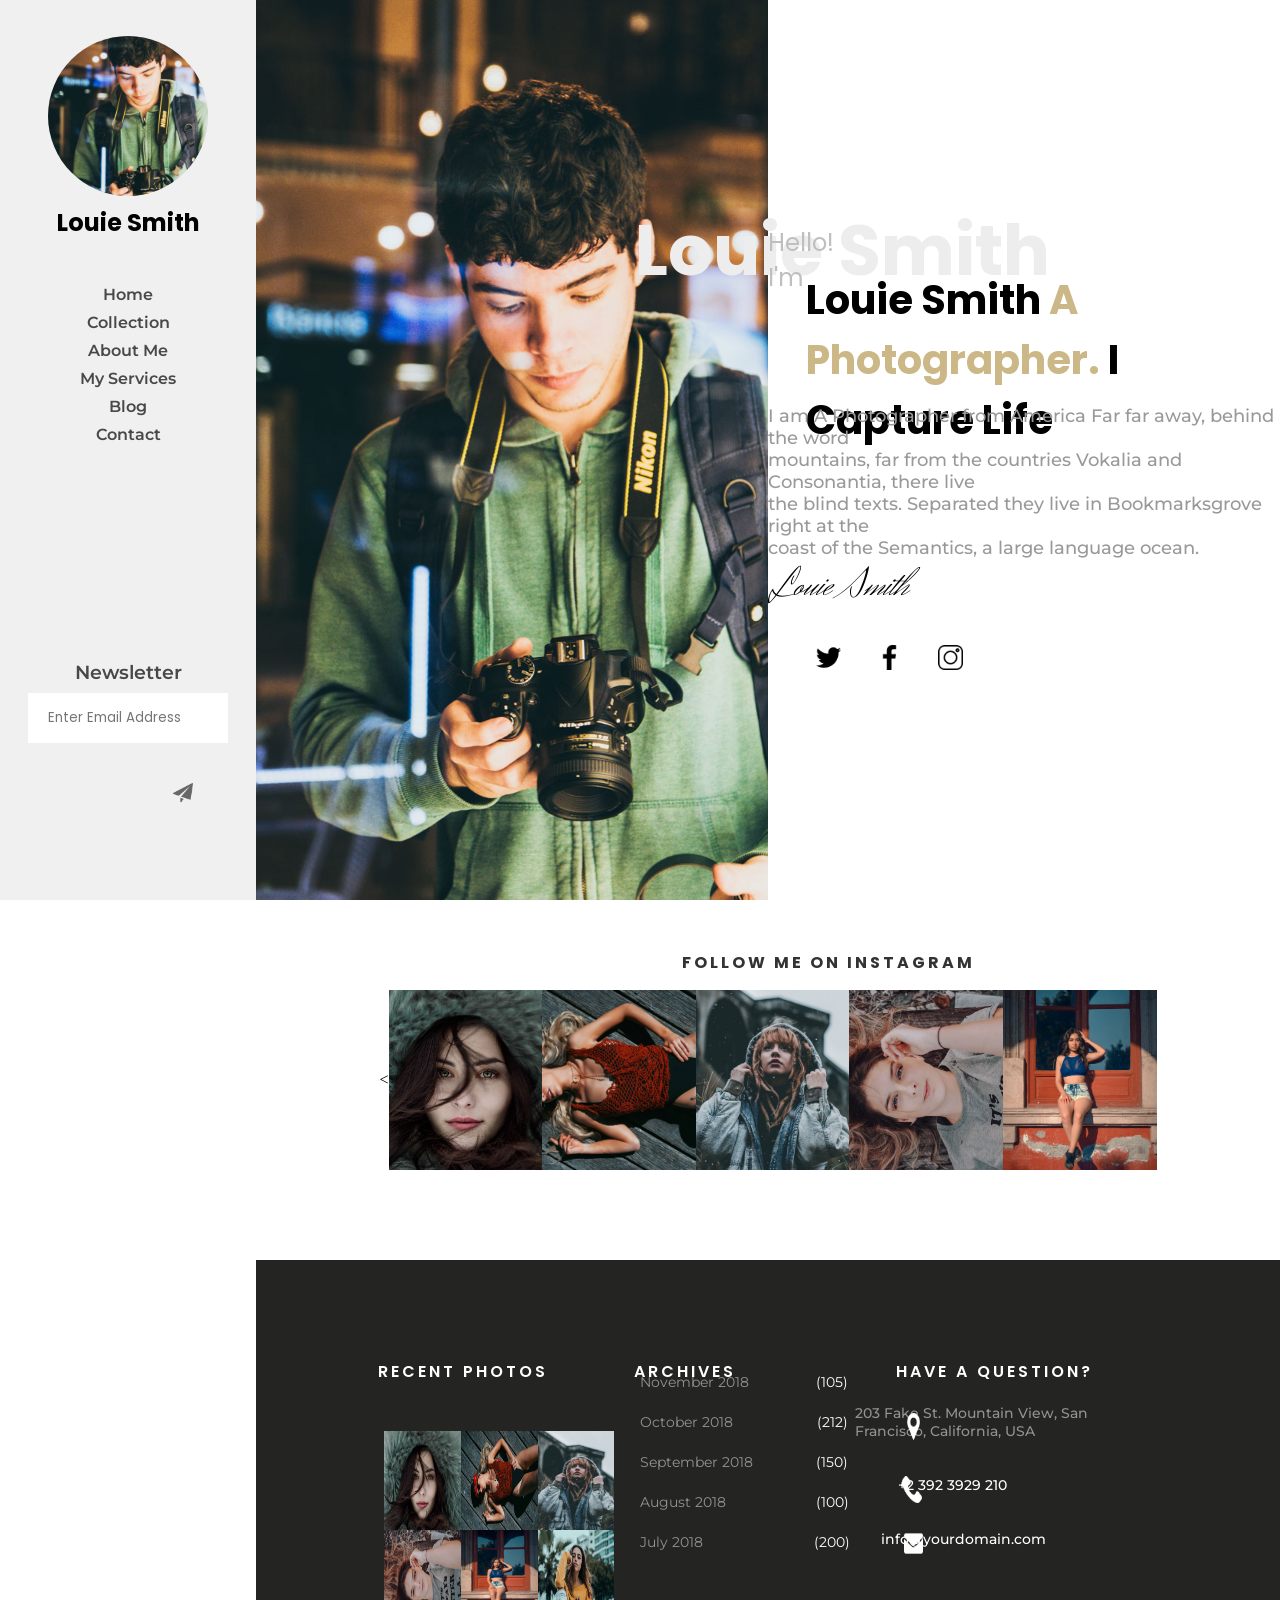
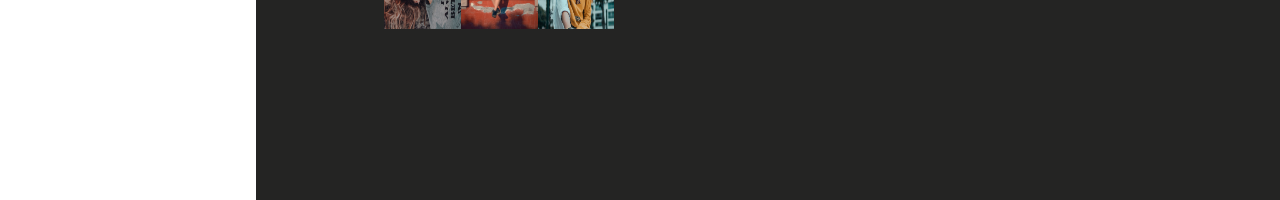
<file: index.html>
<!DOCTYPE html>
<html lang="en">
<head>
    <meta charset="UTF-8">
    <meta name="viewport" content="width=device-width, initial-scale=1.0">
    <link rel="preconnect" href="https://fonts.googleapis.com">
    <link rel="preconnect" href="https://fonts.gstatic.com" crossorigin>
    <link href="https://fonts.googleapis.com/css2?family=Herr+Von+Muellerhoff&family=Montserrat:ital,wght@0,100..900;1,100..900&family=Poppins:ital,wght@0,100;0,200;0,300;0,400;0,500;0,600;0,700;0,800;0,900;1,100;1,200;1,300;1,400;1,500;1,600;1,700;1,800;1,900&display=swap" rel="stylesheet">
    <title>Louie</title>
    <link rel="stylesheet" href="style.css">
</head>
<body>
    <div id="barralateral">
        <div>
            <img src="imgs/author.jpg" alt="" id="Louie">
            <h2>Louie Smith</h2>
        </div>
        <div class="menulateral"><a href="index.html">Home</a></div>
        <div class="menulateral"><a href="">Collection</a></div>
        <div class="menulateral"><a href="AboutMe.html">About Me</a></div>
        <div class="menulateral"><a href="">My Services</a></div>
        <div class="menulateral"><a href="">Blog</a></div>
        <div class="menulateral"><a href="">Contact</a></div>
        <div class="newsletter">
            <h2>Newsletter</h2>
            <input type="email" name="" id="input" placeholder="Enter Email Address"> <img src="imgs/paper-plane.png" alt="" id="send">
        </div>
    </div>
    
    <section>
        <img src="imgs/author.jpg" alt="">
        <div id="Apresentacao">
            <h2>Hello! I'm</h1>
            <h1>Louie Smith</h1>

            <h1 id="titulo">Louie Smith <span id="dorado">A Photographer.</span> I Capture Life</h1>
            <p>I am A Photographer from America Far far away, behind the word <br> mountains, far from the countries Vokalia and Consonantia, there live <br> the blind texts. Separated they live in Bookmarksgrove right at the <br> coast of the Semantics, a large language ocean.</p>
            <h3>Louie Smith</h3>
            
            <div id="redes">

                <div><img src="imgs/twitter.png" alt="" class="icone"></div>
                <div><img src="imgs/facebook.png" alt="" class="icone"></div>
                <div><img src="imgs/instagram.png" alt="" class="icone"></div>
                
            </div>
            
        </div>

        
        <article>
        
            <<h3>FOLLOW ME ON INSTAGRAM</h3>

                <div class="fts"><img src="imgs/image_1.jpg" alt="" class="galeria">
                <div class="instahover">
                    <img src="imgs/instagram_white.png" alt="">
                </div></div>
                <div class="fts"><img src="imgs/image_2.jpg" alt="" class="galeria">
                    <div class="instahover">
                    <img src="imgs/instagram_white.png" alt="">
                </div></div>
                <div class="fts"><img src="imgs/image_3.jpg" alt="" class="galeria">
                    <div class="instahover">
                    <img src="imgs/instagram_white.png" alt="">
                </div></div>
                <div class="fts"><img src="imgs/image_4.jpg" alt="" class="galeria">
                    <div class="instahover">
                    <img src="imgs/instagram_white.png" alt="">
                </div></div>
                <div class="fts"><img src="imgs/image_5.jpg" alt="" class="galeria">
                    <div class="instahover">
                    <img src="imgs/instagram_white.png" alt="">
                </div></div>

        </article>
    
        <footer>

            <div id="A">
                <h3>RECENT PHOTOS</h3>
                <div class=""><img src="imgs/image_1.jpg" alt="" class="recentes"></div>
                <div class=""><img src="imgs/image_2.jpg" alt="" class="recentes"></div>
                <div class=""><img src="imgs/image_3.jpg" alt="" class="recentes"></div>
                <div class=""><img src="imgs/image_4.jpg" alt="" class="recentes"></div>
                <div class=""><img src="imgs/image_5.jpg" alt="" class="recentes"></div>
                <div class=""><img src="imgs/image_6.jpg" alt="" class="recentes"></div>
            </div>
            <div id="B">
                <h3>ARCHIVES</h3>
                <div class="datas">
                    <div>November 2018</div>
                    <div>October 2018</div>
                    <div>September 2018</div>
                    <div>August 2018</div>
                    <div>July 2018</div>
                </div>
                <div class="numeros">
                    <div>(105)</div>
                    <div>(212)</div>
                    <div>(150)</div>
                    <div>(100)</div>
                    <div>(200)</div>
                </div>
            </div>
            <div id="C">
                <h3>HAVE A QUESTION?</h3>
                <div id="endereco">
                    <img src="imgs/pinpoint.png" alt="" id="iconen"><span id="bla">203 Fake St. Mountain View, San <br> Francisco, California, USA</span>
                </div>
                <div id="telefone">
                    <img src="imgs/telephone.png" alt="" id="icont"><span id="ble">+2 392 3929 210</span>
                </div>
                <div id="email">
                    <img src="imgs/email.png" alt="" id="iconem"><span id="bli">info@yourdomain.com</span>
                </div>
            </div>

        </footer>
    
    </section>


</body>
</html>
</file>
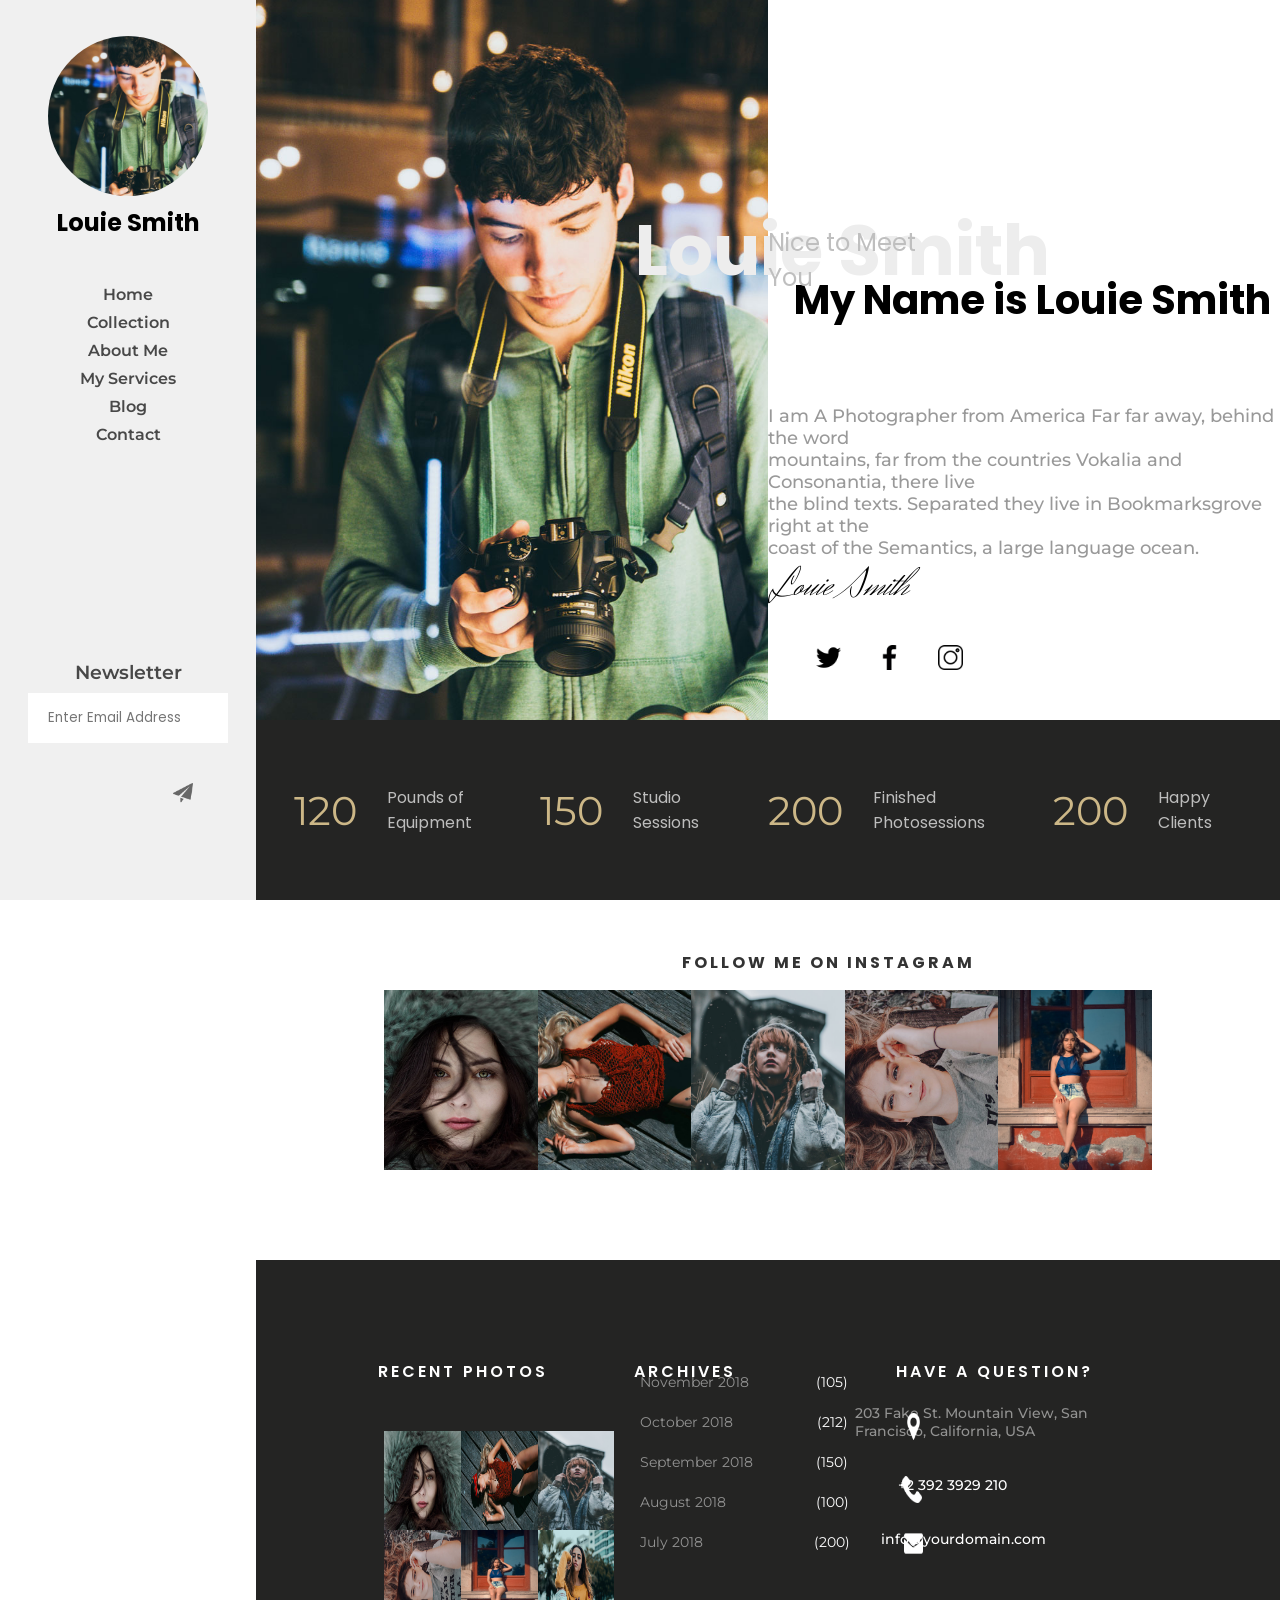
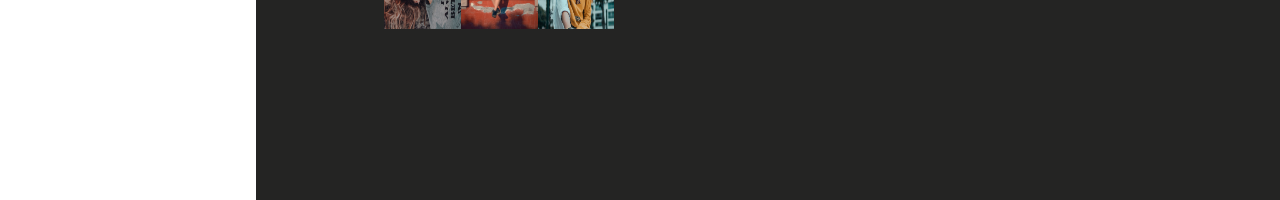
<file: AboutMe.html>
<!DOCTYPE html>
<html lang="en">
<head>
    <meta charset="UTF-8">
    <meta name="viewport" content="width=device-width, initial-scale=1.0">
    <link rel="preconnect" href="https://fonts.googleapis.com">
    <link rel="preconnect" href="https://fonts.gstatic.com" crossorigin>
    <link href="https://fonts.googleapis.com/css2?family=Herr+Von+Muellerhoff&family=Montserrat:ital,wght@0,100..900;1,100..900&family=Poppins:ital,wght@0,100;0,200;0,300;0,400;0,500;0,600;0,700;0,800;0,900;1,100;1,200;1,300;1,400;1,500;1,600;1,700;1,800;1,900&display=swap" rel="stylesheet">
    <title>Louie</title>
    <link rel="stylesheet" href="AboutMeStyle.css">
</head>
<body>
    <div id="barralateral">
        <div>
            <img src="imgs/author.jpg" alt="" id="Louie">
            <h2>Louie Smith</h2>
        </div>
        <div class="menulateral"><a href="index.html">Home</a></div>
        <div class="menulateral"><a href="">Collection</a></div>
        <div class="menulateral"><a href="AboutMe.html">About Me</a></div>
        <div class="menulateral"><a href="">My Services</a></div>
        <div class="menulateral"><a href="">Blog</a></div>
        <div class="menulateral"><a href="">Contact</a></div>
        <div class="newsletter">
            <h2>Newsletter</h2>
            <input type="email" name="" id="input" placeholder="Enter Email Address"> <img src="imgs/paper-plane.png" alt="" id="send">
        </div>
    </div>
    
    <section>
        <img src="imgs/author.jpg" alt="">
        <div id="Apresentacao">
            <h2>Nice to Meet You</h2>
            <h1>Louie Smith</h1>

            <h1 id="titulo">My Name is Louie Smith</h1>
            <p>I am A Photographer from America Far far away, behind the word <br> mountains, far from the countries Vokalia and Consonantia, there live <br> the blind texts. Separated they live in Bookmarksgrove right at the <br> coast of the Semantics, a large language ocean.</p>
            <h3>Louie Smith</h3>
            
            <div id="redes">

                <div><img src="imgs/twitter.png" alt="" class="icone"></div>
                <div><img src="imgs/facebook.png" alt="" class="icone"></div>
                <div><img src="imgs/instagram.png" alt="" class="icone"></div>
                
            </div>
            
        </div>
        <div id="detalhes">
            <div class="num"><span>120</span><h2 class="disc">Pounds of <br> Equipment</h2></div>
            
            <div class="num"><span>150</span><h2 class="disc">Studio <br>Sessions</h2></div>
            
            <div class="num"><span>200</span><h2 class="disc">Finished <br> Photosessions</h2></div>
            
            <div class="num"><span>200</span><h2 class="disc">Happy <br> Clients</h2></div>
        </div>
        
        <article>
        
            <h3>FOLLOW ME ON INSTAGRAM</h3>

                <div class="fts"><img src="imgs/image_1.jpg" alt="" class="galeria">
                <div class="instahover">
                    <img src="imgs/instagram_white.png" alt="">
                </div></div>
                <div class="fts"><img src="imgs/image_2.jpg" alt="" class="galeria">
                    <div class="instahover">
                    <img src="imgs/instagram_white.png" alt="">
                </div></div>
                <div class="fts"><img src="imgs/image_3.jpg" alt="" class="galeria">
                    <div class="instahover">
                    <img src="imgs/instagram_white.png" alt="">
                </div></div>
                <div class="fts"><img src="imgs/image_4.jpg" alt="" class="galeria">
                    <div class="instahover">
                    <img src="imgs/instagram_white.png" alt="">
                </div></div>
                <div class="fts"><img src="imgs/image_5.jpg" alt="" class="galeria">
                    <div class="instahover">
                    <img src="imgs/instagram_white.png" alt="">
                </div></div>

        </article>
    
        <footer>

            <div id="A">
                <h3>RECENT PHOTOS</h3>
                <div class=""><img src="imgs/image_1.jpg" alt="" class="recentes"></div>
                <div class=""><img src="imgs/image_2.jpg" alt="" class="recentes"></div>
                <div class=""><img src="imgs/image_3.jpg" alt="" class="recentes"></div>
                <div class=""><img src="imgs/image_4.jpg" alt="" class="recentes"></div>
                <div class=""><img src="imgs/image_5.jpg" alt="" class="recentes"></div>
                <div class=""><img src="imgs/image_6.jpg" alt="" class="recentes"></div>
            </div>
            <div id="B">
                <h3>ARCHIVES</h3>
                <div class="datas">
                    <div>November 2018</div>
                    <div>October 2018</div>
                    <div>September 2018</div>
                    <div>August 2018</div>
                    <div>July 2018</div>
                </div>
                <div class="numeros">
                    <div>(105)</div>
                    <div>(212)</div>
                    <div>(150)</div>
                    <div>(100)</div>
                    <div>(200)</div>
                </div>
            </div>
            <div id="C">
                <h3>HAVE A QUESTION?</h3>
                <div id="endereco">
                    <img src="imgs/pinpoint.png" alt="" id="iconen"><span id="bla">203 Fake St. Mountain View, San <br> Francisco, California, USA</span>
                </div>
                <div id="telefone">
                    <img src="imgs/telephone.png" alt="" id="icont"><span id="ble">+2 392 3929 210</span>
                </div>
                <div id="email">
                    <img src="imgs/email.png" alt="" id="iconem"><span id="bli">info@yourdomain.com</span>
                </div>
            </div>

        </footer>
    
    </section>


</body>
</html>
</file>
<file: style.css>
*{
    margin: 0;
    box-sizing: border-box;
    list-style: none;
}
a{
    color: #000000B3;
    text-decoration: none;
}
a:hover{
    text-decoration: underline;
    color: black;
}
body { 
    display: flex;
    
}
#barralateral{
    
    background-color: #f0f0f0;
    width: 20vw;
    height: 100vh;
    top: 0;
    position: sticky;
    display: flex;
}
div{
    display: flex;
    flex-direction: column;    
    align-items: center;
}
#Louie{
    border-radius: 50%;
    height: 160px;
    width:  160px;
    object-fit: cover;
    margin-top: 4vh;
}
div>h2{
    margin-top: 1vh;
    margin-bottom: 5vh;
    font-family: "Poppins", sans-serif;
}
.menulateral{
    font-family:"Montserrat", sans-serif;
    font-weight: 600;
    color: #000000B3;
    font-size: 1em;
    margin-bottom: 1vh;
}
.newsletter{
    margin-top: 22vh;
}
.newsletter>h2{
    margin-bottom: 1vh;
    font-family:"Montserrat", sans-serif;
    font-weight: 600;
    color: #000000B3;
    font-size: 1.2em;
}
#input{
    border: 0;
    background-color: rgb(255, 255, 255);
    width: 200px;
    height: 50px;
    outline: 0;
    font-family: "Poppins", sans-serif;
    padding-left: 20px;
}
#send{
    width: 20px;
    height: 20px;
    position: absolute;
    top: 87vh;
    left: 13.5vw;
}
section{
    display: flex;
    width: 80%;
    flex-wrap: wrap;
    background-color: #ffffff;
}
section>img{
    height: 100vh;
    width: 40%;
    object-fit: cover;
    width: 50%;
}
section>div{
    height: 100vh;
    width: 40vw;
}
#Apresentacao { 
    width: 50%;
    position: relative;
}

#Apresentacao>h1:first-of-type{
    position: absolute;
    top: 22vh;
    color: #EDEDED;
    font-size: 70px;
    right: 18vw;
    z-index: 1;
    font-family: "Poppins", sans-serif;;
    white-space: nowrap;
    
}
#Apresentacao>h2:first-of-type{
    position: absolute;
    color: #bfbfbf;
    top: 24vh;
    right: 31.8vw;
    font-family: "Poppins", sans-serif;;
    font-weight: 400;
    z-index: 2;
}
#titulo{
    position: absolute;
    top: 30vh;
    font-size: 40px;
    left: 3vw;
    font-family: "Poppins", sans-serif;;
}
span{
    color: #ccb787;
}
p{
    color: #999999;
    font-family: "Montserrat", sans-serif;
    position: absolute;
    top: 45vh;
    font-size: 18px;
    font-weight: 500;
}
div h3{
    font-family: "Herr Von Muellerhoff", cursive;
    font-weight: 400;
    font-size: 40px;
    position: absolute;
    top: 62vh;
    right: 29vw;
}

#redes{
    display: flex;
    flex-direction: row;
    position: absolute;
    top: 69vh;
    right: 25vw;
    width: 12vw;
    height: 5vh;
}
.icone{
    margin-right: 2vw;
    margin-top: 3vh;
    height: 25px;
    width: 25px;
    
}
.icone:first-of-type{
    margin-left: 10px
}
article{
    width: 80vw;
    height: 40vh;   
    display: flex;
    flex-direction: row;
    justify-content: center;
    align-items: center;
}
article h3{
    position: absolute;
    left: 53.3%;
    top: 105.5%;
    font-family: "Poppins", sans-serif;
    letter-spacing: 3px;
    color: #000000CC;
    font-size: 1em;
}
.fts{
    position: relative;
    
}

.instahover { position: absolute;
left: 50%;
opacity: 0;
top: 50%;
transform: translate(-50%,-50%);
width: 90%;
height:90%;
display: flex;
justify-content: center;
align-items: center;
transition: 0.5s;
background-color: rgba(0, 0, 0, 0.3);
    img { width: 20%;
    height: 20%;}
}

.fts:hover .instahover{ opacity: 1;}
.galeria{
    width: 12vw;
    height: 20vh;
    object-fit: cover;
}

footer{
    height: 60vh;
    width: 80vw;
    background-color: #242423;
    display: flex;
    justify-content: center;
    align-items: center;
    padding: 10%;

}
#A{
    color: white;
    flex-direction: row;
    flex-wrap: wrap;
    width: 20vw;
}
#A h3{
    color: white;
    font-family:"Poppins", sans-serif;
    position: absolute;
    font-size: 1em;
    letter-spacing: 3px;
    font-weight: 600;
    top: 151%;
    left: 29.5vw;
}
.recentes{
    width: 6vw;
    height: 11vh;
    
}
#B{
    color: gray;
    width: 20vw; 
    height: 100%;
    display: flex;
    flex-wrap: wrap;  
    flex-direction: row;
    justify-content: space-between;
    align-items: flex-start;
    
    
}
#B h3{
    color: white;
    font-family: "Poppins", sans-serif;
    position: absolute;
    font-size: 1em;
    letter-spacing: 3px;
    font-weight: 600;
    top: 151%;
    left: 49.5vw;
    
}

.datas{
    font-family: "Montserrat", sans-serif;
    font-size: 14px;
    width: 50%;
    text-align: left;
    div{ display: block;
    width: 100%;}
    line-height: 40px;
    color: #FFFFFF80;
    
    
}

.numeros{
    font-family: "Montserrat", sans-serif;
    font-size: 14px;
    width: 50%;
    color: white;
    line-height: 40px;

}

#C{
    color: white;
    width: 20vw;   
}
#C h3{
    white-space: nowrap;
    color: white;
    font-family:"Poppins", sans-serif;
    position: absolute;
    font-size: 1em;
    letter-spacing: 3px;
    font-weight: 600;
    top: 151%;
    left: 70vw;
}
#C img {
    width: 1.5vw;
    height: 3vh;
}
#C span{
    font-family: "Montserrat", sans-serif;
    font-size: 14px;
    font-weight: 500;
}
#bla{
    color: #FFFFFF80;
    position: absolute;
    top: 156vh;
    right: 15vw;
}
#ble{
    color: white;
    position: absolute;
    top: 164vh;
    right: 21.3vw;
}
#bli{
    color: white;
    position: absolute;
    top: 170vh;
    right: 18.3vw;
}
#iconen{
    position: absolute;
    top: 157vh;
    right: 27.9vw;
}
#icont{
    position: absolute;
    top: 164vh;
    right: 28vw;
}
#iconem{
    position: absolute;
    top: 170vh;
    right: 27.9vw;
}
</file>
<file: AboutMeStyle.css>
*{
    margin: 0;
    box-sizing: border-box;
    list-style: none;
}
a{
    color: #000000B3;
    text-decoration: none;
}
a:hover{
    text-decoration: underline;
    color: black;
}
body { 
    display: flex;
    
}
#barralateral{
    
    background-color: #f0f0f0;
    width: 20vw;
    height: 100vh;
    top: 0;
    position: sticky;
    display: flex;
}
div{
    display: flex;
    flex-direction: column;    
    align-items: center;
}
#Louie{
    border-radius: 50%;
    height: 160px;
    width:  160px;
    object-fit: cover;
    margin-top: 4vh;
}
div>h2{
    margin-top: 1vh;
    margin-bottom: 5vh;
    font-family: "Poppins", sans-serif;
}
.menulateral{
    font-family:"Montserrat", sans-serif;
    font-weight: 600;
    color: #000000B3;
    font-size: 1em;
    margin-bottom: 1vh;
}

.newsletter{
    margin-top: 22vh;
}
.newsletter>h2{
    margin-bottom: 1vh;
    font-family:"Montserrat", sans-serif;
    font-weight: 600;
    color: #000000B3;
    font-size: 1.2em;
}
#input{
    border: 0;
    background-color: rgb(255, 255, 255);
    width: 200px;
    height: 50px;
    outline: 0;
    font-family: "Poppins", sans-serif;
    padding-left: 20px;
}
#send{
    width: 20px;
    height: 20px;
    position: absolute;
    top: 87vh;
    left: 13.5vw;
}
section{
    display: flex;
    width: 80%;
    flex-wrap: wrap;
    background-color: #ffffff;
}
section>img{
    height: 80vh;
    width: 50%;
    object-fit: cover;
 
}
section>div{
    height: 80vh;
    width: 50%;
}
#Apresentacao { 
    width: 50%;
    position: relative;
}

#Apresentacao>h1:first-of-type{
    position: absolute;
    top: 22vh;
    color: #EDEDED;
    font-size: 70px;
    right: 18vw;
    z-index: 1;
    font-family: "Poppins", sans-serif;;
    white-space: nowrap;
    
}
#Apresentacao>h2:first-of-type{
    position: absolute;
    color: #bfbfbf;
    top: 24vh;
    right: 27vw;
    font-family: "Poppins", sans-serif;;
    font-weight: 400;
    z-index: 2;
}
#detalhes{
    height: 20vh;
    width: 100%;
    background-color: #242423;
    display: flex;
    flex-direction: row;
    align-content: space-between;
    font-family: "Montserrat", sans-serif;
    justify-content: space-evenly;
    
}
.disc{
    color: #FFFFFFB3;
    font-size: 16px;
    font-weight: 400;
    display: flex;
    margin: 0 30px;
}
.num{
    font-size: 40px;
    display: flex;
    flex-direction: row;

}
#titulo{
    position: absolute;
    top: 30vh;
    font-size: 40px;
    left: 2vw;
    font-family: "Poppins", sans-serif;;
}
span{
    color: #ccb787;
}
p{
    color: #999999;
    font-family: "Montserrat", sans-serif;
    position: absolute;
    top: 45vh;
    font-size: 18px;
    font-weight: 500;
}
div h3{
    font-family: "Herr Von Muellerhoff", cursive;
    font-weight: 400;
    font-size: 40px;
    position: absolute;
    top: 62vh;
    right: 29vw;
}

#redes{
    display: flex;
    flex-direction: row;
    position: absolute;
    top: 69vh;
    right: 25vw;
    width: 12vw;
    height: 5vh;
}
.icone{
    margin-right: 2vw;
    margin-top: 3vh;
    height: 25px;
    width: 25px;
    
}
.icone:first-of-type{
    margin-left: 10px
}
article{
    width: 80vw;
    height: 40vh;   
    display: flex;
    flex-direction: row;
    justify-content: center;
    align-items: center;
}
article h3{
    position: absolute;
    left: 53.3%;
    top: 105.5%;
    font-family: "Poppins", sans-serif;
    letter-spacing: 3px;
    color: #000000CC;
    font-size: 1em;
}
.fts{
    position: relative;
    
}

.instahover { position: absolute;
left: 50%;
opacity: 0;
top: 50%;
transform: translate(-50%,-50%);
width: 90%;
height:90%;
display: flex;
justify-content: center;
align-items: center;
transition: 0.5s;
background-color: rgba(0, 0, 0, 0.3);
    img { width: 20%;
    height: 20%;}
}

.fts:hover .instahover{ opacity: 1;}


.galeria{
    width: 12vw;
    height: 20vh;
    object-fit: cover;
}

footer{
    height: 60vh;
    width: 80vw;
    background-color: #242423;
    display: flex;
    justify-content: center;
    align-items: center;
    padding: 10%;

}
#A{
    color: white;
    flex-direction: row;
    flex-wrap: wrap;
    width: 20vw;
}
#A h3{
    color: white;
    font-family:"Poppins", sans-serif;
    position: absolute;
    font-size: 1em;
    letter-spacing: 3px;
    font-weight: 600;
    top: 151%;
    left: 29.5vw;
}
.recentes{
    width: 6vw;
    height: 11vh;
    
}
#B{
    color: gray;
    width: 20vw; 
    height: 100%;
    display: flex;
    flex-wrap: wrap;  
    flex-direction: row;
    justify-content: space-between;
    align-items: flex-start;
    
    
}
#B h3{
    color: white;
    font-family: "Poppins", sans-serif;
    position: absolute;
    font-size: 1em;
    letter-spacing: 3px;
    font-weight: 600;
    top: 151%;
    left: 49.5vw;
    
}

.datas{
    font-family: "Montserrat", sans-serif;
    font-size: 14px;
    width: 50%;
    text-align: left;
    div{ display: block;
    width: 100%;}
    line-height: 40px;
    color: #FFFFFF80;
    
    
}

.numeros{
    font-family: "Montserrat", sans-serif;
    font-size: 14px;
    width: 50%;
    color: white;
    line-height: 40px;

}

#C{
    color: white;
    width: 20vw;   
}
#C h3{
    white-space: nowrap;
    color: white;
    font-family:"Poppins", sans-serif;
    position: absolute;
    font-size: 1em;
    letter-spacing: 3px;
    font-weight: 600;
    top: 151%;
    left: 70vw;
}
#C img {
    width: 1.5vw;
    height: 3vh;
}
#C span{
    font-family: "Montserrat", sans-serif;
    font-size: 14px;
    font-weight: 500;
}
#bla{
    color: #FFFFFF80;
    position: absolute;
    top: 156vh;
    right: 15vw;
}
#ble{
    color: white;
    position: absolute;
    top: 164vh;
    right: 21.3vw;
}
#bli{
    color: white;
    position: absolute;
    top: 170vh;
    right: 18.3vw;
}
#iconen{
    position: absolute;
    top: 157vh;
    right: 27.9vw;
}
#icont{
    position: absolute;
    top: 164vh;
    right: 28vw;
}
#iconem{
    position: absolute;
    top: 170vh;
    right: 27.9vw;
}
</file>
